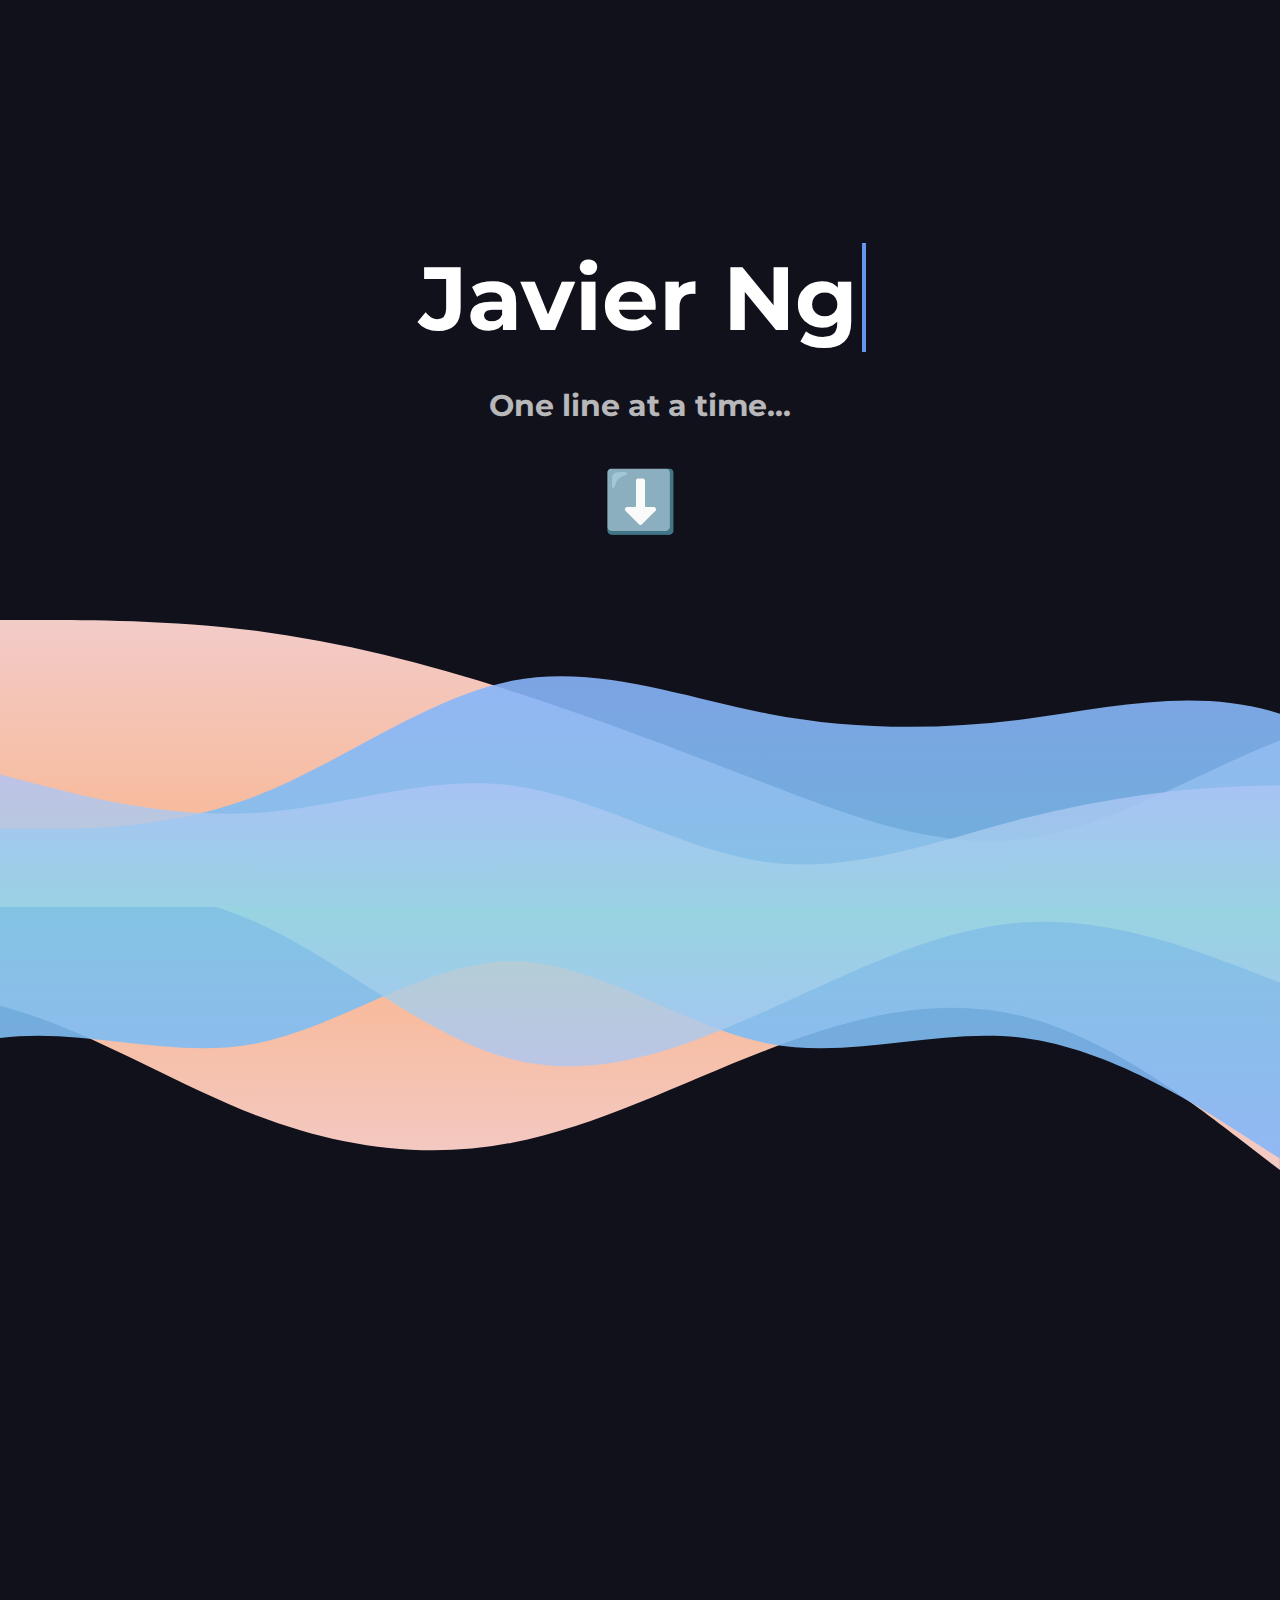
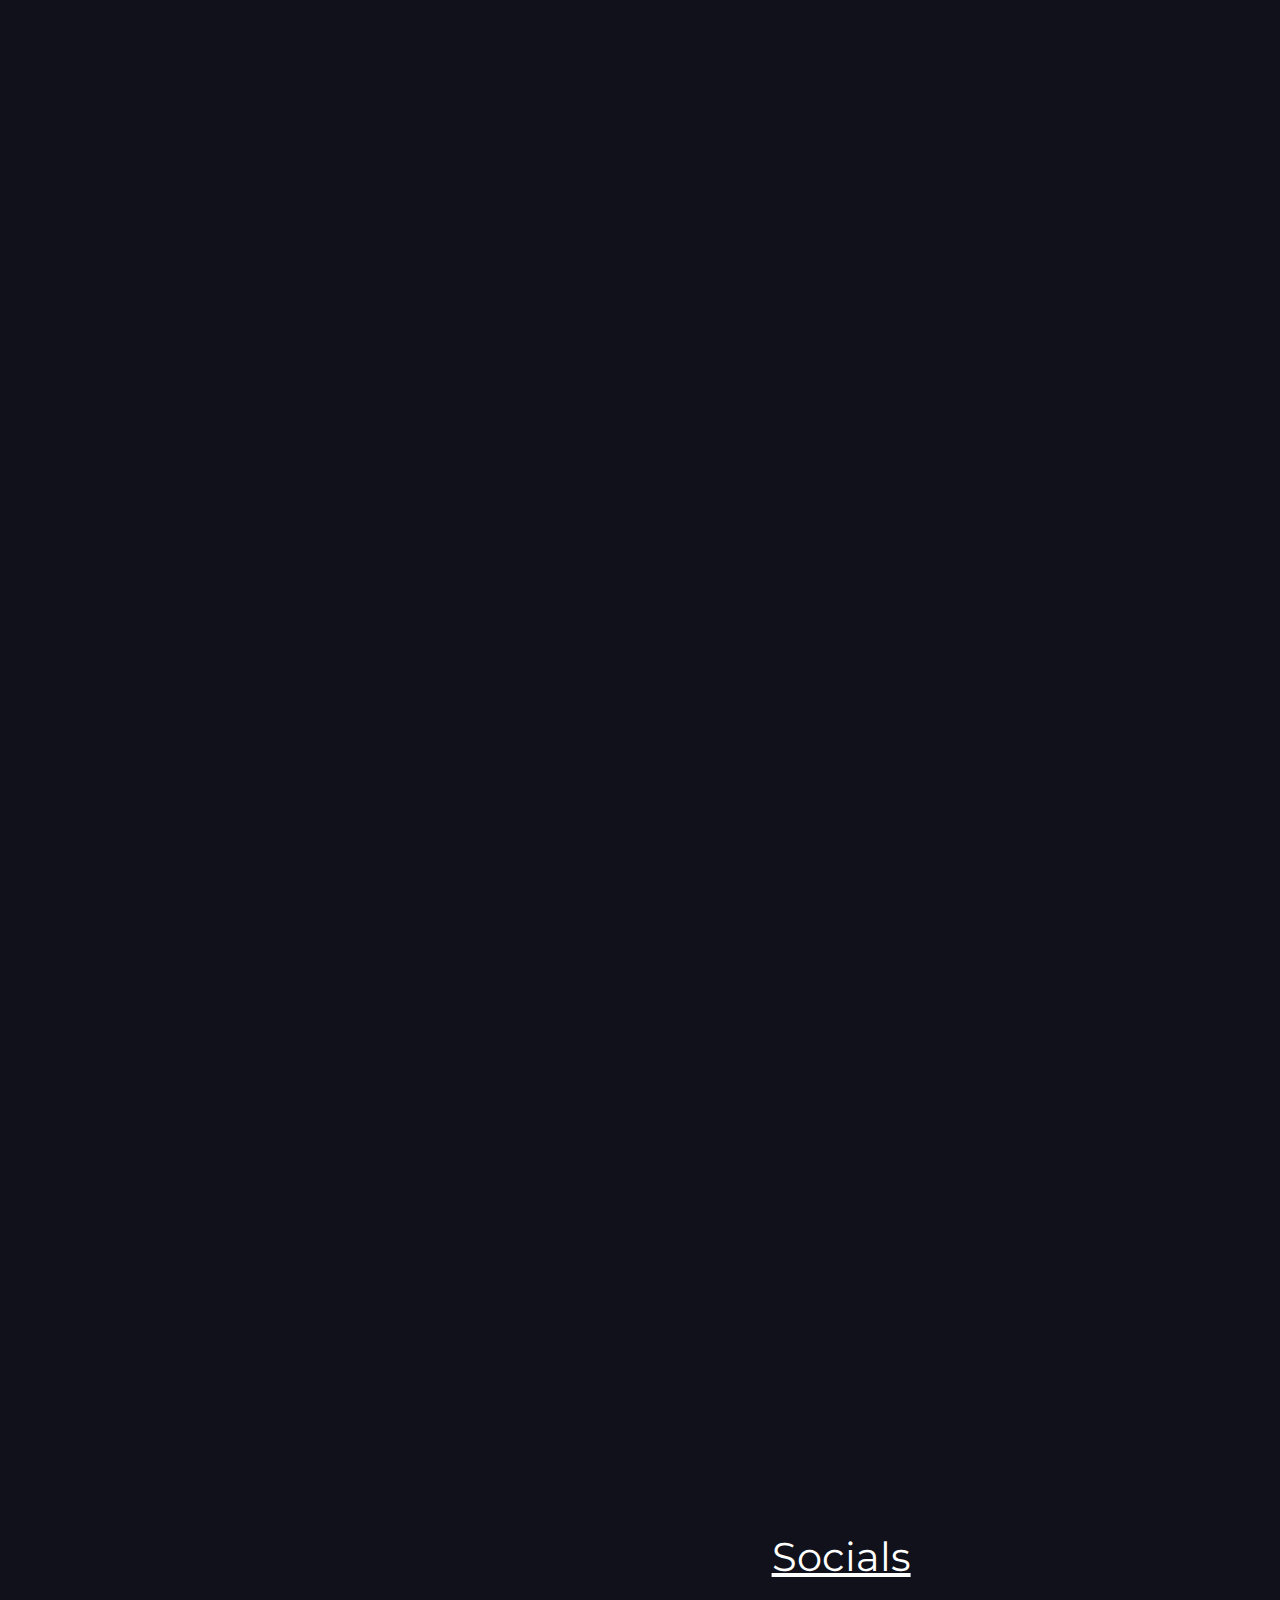
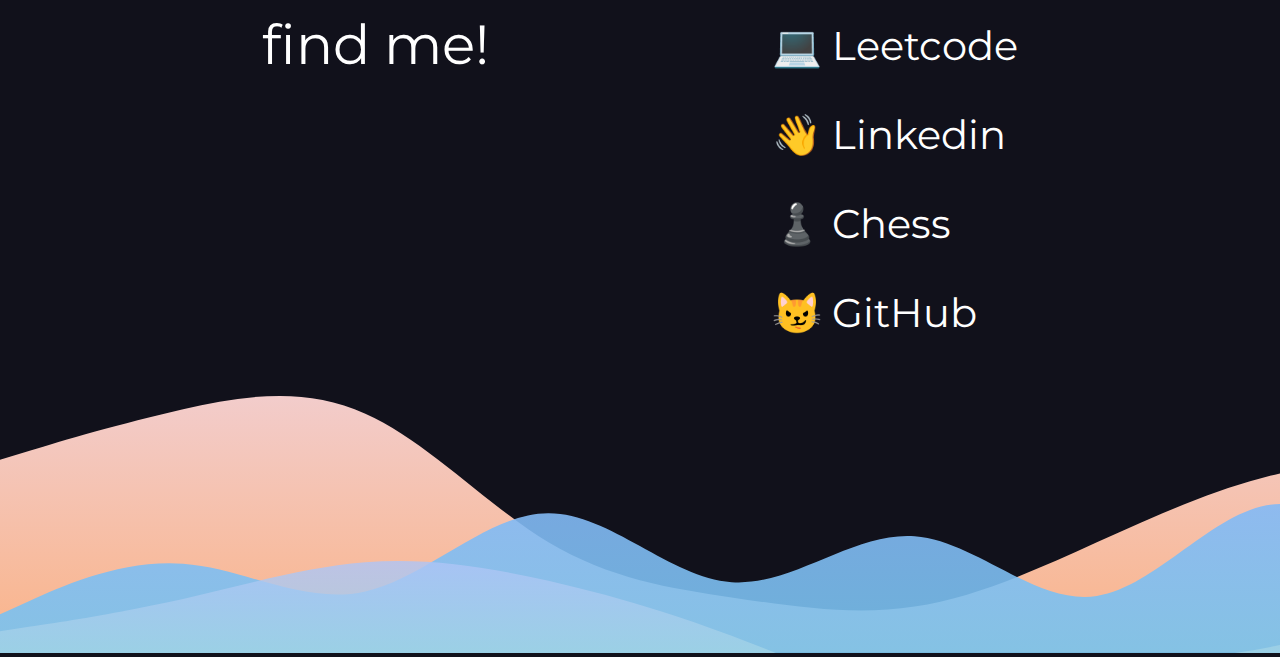
<file: index.html>
<!DOCTYPE html>
<html lang="en">
<head>
    <meta name="viewport" content="width=device-width, initial-scale=1.0">
    <meta charset="UTF-8">
    <link href="styles.css" rel="stylesheet" type="text/css" />
    <script defer src="AOS script.js"></script>
    <link rel="preconnect" href="https://fonts.googleapis.com">
    <link rel="preconnect" href="https://fonts.gstatic.com" crossorigin>
    <link href="https://fonts.googleapis.com/css2?family=Inconsolata:wght@200..900&display=swap" rel="stylesheet">          
    <link href="https://fonts.googleapis.com/css2?family=Montserrat:ital,wght@0,100..900;1,100..900&display=swap" rel="stylesheet">
    <title>nice to meet you</title>
</head>

<body>
    <main>
        <section class="hi-mom">
            <div class = "container">
                <h1 class="head">Javier Ng</h1>
            </div>
            <div class="subhead">
                <h4>One line at a time...</h4>
            </div>
            <div class="down-arrow">
                <h1>⬇️</h1>
            </div> 
        </section>
        
        <hr>

        <section class="wave_split">
            <svg id="wave" style="transform:rotate(0deg); transition: 0.3s" viewBox="0 0 1440 370" version="1.1" xmlns="http://www.w3.org/2000/svg"><defs><linearGradient id="sw-gradient-0" x1="0" x2="0" y1="1" y2="0"><stop stop-color="rgba(250, 179, 135, 1)" offset="0%"></stop><stop stop-color="rgba(242, 205, 205, 1)" offset="100%"></stop></linearGradient></defs><path style="transform:translate(0, 0px); opacity:1" fill="url(#sw-gradient-0)" d="M0,37L48,37C96,37,192,37,288,49.3C384,62,480,86,576,117.2C672,148,768,185,864,222C960,259,1056,296,1152,283.7C1248,271,1344,210,1440,172.7C1536,136,1632,123,1728,104.8C1824,86,1920,62,2016,80.2C2112,99,2208,160,2304,178.8C2400,197,2496,173,2592,172.7C2688,173,2784,197,2880,178.8C2976,160,3072,99,3168,104.8C3264,111,3360,185,3456,228.2C3552,271,3648,284,3744,240.5C3840,197,3936,99,4032,49.3C4128,0,4224,0,4320,43.2C4416,86,4512,173,4608,203.5C4704,234,4800,210,4896,215.8C4992,222,5088,259,5184,246.7C5280,234,5376,173,5472,135.7C5568,99,5664,86,5760,80.2C5856,74,5952,74,6048,111C6144,148,6240,222,6336,215.8C6432,210,6528,123,6624,117.2C6720,111,6816,185,6864,222L6912,259L6912,370L6864,370C6816,370,6720,370,6624,370C6528,370,6432,370,6336,370C6240,370,6144,370,6048,370C5952,370,5856,370,5760,370C5664,370,5568,370,5472,370C5376,370,5280,370,5184,370C5088,370,4992,370,4896,370C4800,370,4704,370,4608,370C4512,370,4416,370,4320,370C4224,370,4128,370,4032,370C3936,370,3840,370,3744,370C3648,370,3552,370,3456,370C3360,370,3264,370,3168,370C3072,370,2976,370,2880,370C2784,370,2688,370,2592,370C2496,370,2400,370,2304,370C2208,370,2112,370,2016,370C1920,370,1824,370,1728,370C1632,370,1536,370,1440,370C1344,370,1248,370,1152,370C1056,370,960,370,864,370C768,370,672,370,576,370C480,370,384,370,288,370C192,370,96,370,48,370L0,370Z"></path><defs><linearGradient id="sw-gradient-1" x1="0" x2="0" y1="1" y2="0"><stop stop-color="rgba(116, 199, 236, 1)" offset="0%"></stop><stop stop-color="rgba(137, 180, 250, 1)" offset="100%"></stop></linearGradient></defs><path style="transform:translate(0, 50px); opacity:0.9" fill="url(#sw-gradient-1)" d="M0,222L48,222C96,222,192,222,288,185C384,148,480,74,576,55.5C672,37,768,74,864,92.5C960,111,1056,111,1152,98.7C1248,86,1344,62,1440,92.5C1536,123,1632,210,1728,209.7C1824,210,1920,123,2016,123.3C2112,123,2208,210,2304,259C2400,308,2496,321,2592,308.3C2688,296,2784,259,2880,246.7C2976,234,3072,247,3168,234.3C3264,222,3360,185,3456,160.3C3552,136,3648,123,3744,141.8C3840,160,3936,210,4032,234.3C4128,259,4224,259,4320,259C4416,259,4512,259,4608,271.3C4704,284,4800,308,4896,314.5C4992,321,5088,308,5184,271.3C5280,234,5376,173,5472,172.7C5568,173,5664,234,5760,234.3C5856,234,5952,173,6048,141.8C6144,111,6240,111,6336,117.2C6432,123,6528,136,6624,172.7C6720,210,6816,271,6864,302.2L6912,333L6912,370L6864,370C6816,370,6720,370,6624,370C6528,370,6432,370,6336,370C6240,370,6144,370,6048,370C5952,370,5856,370,5760,370C5664,370,5568,370,5472,370C5376,370,5280,370,5184,370C5088,370,4992,370,4896,370C4800,370,4704,370,4608,370C4512,370,4416,370,4320,370C4224,370,4128,370,4032,370C3936,370,3840,370,3744,370C3648,370,3552,370,3456,370C3360,370,3264,370,3168,370C3072,370,2976,370,2880,370C2784,370,2688,370,2592,370C2496,370,2400,370,2304,370C2208,370,2112,370,2016,370C1920,370,1824,370,1728,370C1632,370,1536,370,1440,370C1344,370,1248,370,1152,370C1056,370,960,370,864,370C768,370,672,370,576,370C480,370,384,370,288,370C192,370,96,370,48,370L0,370Z"></path><defs><linearGradient id="sw-gradient-2" x1="0" x2="0" y1="1" y2="0"><stop stop-color="rgba(148, 226, 213, 1)" offset="0%"></stop><stop stop-color="rgba(180, 190, 254, 1)" offset="100%"></stop></linearGradient></defs><path style="transform:translate(0, 100px); opacity:0.8" fill="url(#sw-gradient-2)" d="M0,111L48,123.3C96,136,192,160,288,154.2C384,148,480,111,576,123.3C672,136,768,197,864,209.7C960,222,1056,185,1152,160.3C1248,136,1344,123,1440,123.3C1536,123,1632,136,1728,166.5C1824,197,1920,247,2016,234.3C2112,222,2208,148,2304,148C2400,148,2496,222,2592,246.7C2688,271,2784,247,2880,252.8C2976,259,3072,296,3168,265.2C3264,234,3360,136,3456,111C3552,86,3648,136,3744,141.8C3840,148,3936,111,4032,123.3C4128,136,4224,197,4320,197.3C4416,197,4512,136,4608,98.7C4704,62,4800,49,4896,80.2C4992,111,5088,185,5184,185C5280,185,5376,111,5472,111C5568,111,5664,185,5760,234.3C5856,284,5952,308,6048,302.2C6144,296,6240,259,6336,252.8C6432,247,6528,271,6624,289.8C6720,308,6816,321,6864,326.8L6912,333L6912,370L6864,370C6816,370,6720,370,6624,370C6528,370,6432,370,6336,370C6240,370,6144,370,6048,370C5952,370,5856,370,5760,370C5664,370,5568,370,5472,370C5376,370,5280,370,5184,370C5088,370,4992,370,4896,370C4800,370,4704,370,4608,370C4512,370,4416,370,4320,370C4224,370,4128,370,4032,370C3936,370,3840,370,3744,370C3648,370,3552,370,3456,370C3360,370,3264,370,3168,370C3072,370,2976,370,2880,370C2784,370,2688,370,2592,370C2496,370,2400,370,2304,370C2208,370,2112,370,2016,370C1920,370,1824,370,1728,370C1632,370,1536,370,1440,370C1344,370,1248,370,1152,370C1056,370,960,370,864,370C768,370,672,370,576,370C480,370,384,370,288,370C192,370,96,370,48,370L0,370Z"></path></svg>
        </section>

        <section class="wave_split">
            <svg id="wave" style="transform:rotate(180deg); transition: 0.3s" viewBox="0 0 1440 370" version="1.1" xmlns="http://www.w3.org/2000/svg"><defs><linearGradient id="sw-gradient-0" x1="0" x2="0" y1="1" y2="0"><stop stop-color="rgba(250, 179, 135, 1)" offset="0%"></stop><stop stop-color="rgba(242, 205, 205, 1)" offset="100%"></stop></linearGradient></defs><path style="transform:translate(0, 0px); opacity:1" fill="url(#sw-gradient-0)" d="M0,74L48,111C96,148,192,222,288,246.7C384,271,480,247,576,209.7C672,173,768,123,864,104.8C960,86,1056,99,1152,135.7C1248,173,1344,234,1440,259C1536,284,1632,271,1728,277.5C1824,284,1920,308,2016,277.5C2112,247,2208,160,2304,148C2400,136,2496,197,2592,197.3C2688,197,2784,136,2880,98.7C2976,62,3072,49,3168,43.2C3264,37,3360,37,3456,55.5C3552,74,3648,111,3744,141.8C3840,173,3936,197,4032,172.7C4128,148,4224,74,4320,67.8C4416,62,4512,123,4608,123.3C4704,123,4800,62,4896,67.8C4992,74,5088,148,5184,203.5C5280,259,5376,296,5472,283.7C5568,271,5664,210,5760,172.7C5856,136,5952,123,6048,117.2C6144,111,6240,111,6336,135.7C6432,160,6528,210,6624,234.3C6720,259,6816,259,6864,259L6912,259L6912,370L6864,370C6816,370,6720,370,6624,370C6528,370,6432,370,6336,370C6240,370,6144,370,6048,370C5952,370,5856,370,5760,370C5664,370,5568,370,5472,370C5376,370,5280,370,5184,370C5088,370,4992,370,4896,370C4800,370,4704,370,4608,370C4512,370,4416,370,4320,370C4224,370,4128,370,4032,370C3936,370,3840,370,3744,370C3648,370,3552,370,3456,370C3360,370,3264,370,3168,370C3072,370,2976,370,2880,370C2784,370,2688,370,2592,370C2496,370,2400,370,2304,370C2208,370,2112,370,2016,370C1920,370,1824,370,1728,370C1632,370,1536,370,1440,370C1344,370,1248,370,1152,370C1056,370,960,370,864,370C768,370,672,370,576,370C480,370,384,370,288,370C192,370,96,370,48,370L0,370Z"></path><defs><linearGradient id="sw-gradient-1" x1="0" x2="0" y1="1" y2="0"><stop stop-color="rgba(116, 199, 236, 1)" offset="0%"></stop><stop stop-color="rgba(137, 180, 250, 1)" offset="100%"></stop></linearGradient></defs><path style="transform:translate(0, 50px); opacity:0.9" fill="url(#sw-gradient-1)" d="M0,37L48,67.8C96,99,192,160,288,172.7C384,185,480,148,576,166.5C672,185,768,259,864,259C960,259,1056,185,1152,166.5C1248,148,1344,185,1440,172.7C1536,160,1632,99,1728,98.7C1824,99,1920,160,2016,209.7C2112,259,2208,296,2304,314.5C2400,333,2496,333,2592,296C2688,259,2784,185,2880,141.8C2976,99,3072,86,3168,111C3264,136,3360,197,3456,240.5C3552,284,3648,308,3744,283.7C3840,259,3936,185,4032,135.7C4128,86,4224,62,4320,80.2C4416,99,4512,160,4608,154.2C4704,148,4800,74,4896,92.5C4992,111,5088,222,5184,259C5280,296,5376,259,5472,246.7C5568,234,5664,247,5760,228.2C5856,210,5952,160,6048,129.5C6144,99,6240,86,6336,123.3C6432,160,6528,247,6624,234.3C6720,222,6816,111,6864,55.5L6912,0L6912,370L6864,370C6816,370,6720,370,6624,370C6528,370,6432,370,6336,370C6240,370,6144,370,6048,370C5952,370,5856,370,5760,370C5664,370,5568,370,5472,370C5376,370,5280,370,5184,370C5088,370,4992,370,4896,370C4800,370,4704,370,4608,370C4512,370,4416,370,4320,370C4224,370,4128,370,4032,370C3936,370,3840,370,3744,370C3648,370,3552,370,3456,370C3360,370,3264,370,3168,370C3072,370,2976,370,2880,370C2784,370,2688,370,2592,370C2496,370,2400,370,2304,370C2208,370,2112,370,2016,370C1920,370,1824,370,1728,370C1632,370,1536,370,1440,370C1344,370,1248,370,1152,370C1056,370,960,370,864,370C768,370,672,370,576,370C480,370,384,370,288,370C192,370,96,370,48,370L0,370Z"></path><defs><linearGradient id="sw-gradient-2" x1="0" x2="0" y1="1" y2="0"><stop stop-color="rgba(148, 226, 213, 1)" offset="0%"></stop><stop stop-color="rgba(180, 190, 254, 1)" offset="100%"></stop></linearGradient></defs><path style="transform:translate(0, 100px); opacity:0.8" fill="url(#sw-gradient-2)" d="M0,185L48,203.5C96,222,192,259,288,252.8C384,247,480,197,576,154.2C672,111,768,74,864,98.7C960,123,1056,210,1152,252.8C1248,296,1344,296,1440,271.3C1536,247,1632,197,1728,197.3C1824,197,1920,247,2016,259C2112,271,2208,247,2304,197.3C2400,148,2496,74,2592,37C2688,0,2784,0,2880,6.2C2976,12,3072,25,3168,43.2C3264,62,3360,86,3456,111C3552,136,3648,160,3744,148C3840,136,3936,86,4032,98.7C4128,111,4224,185,4320,228.2C4416,271,4512,284,4608,246.7C4704,210,4800,123,4896,74C4992,25,5088,12,5184,18.5C5280,25,5376,49,5472,92.5C5568,136,5664,197,5760,215.8C5856,234,5952,210,6048,191.2C6144,173,6240,160,6336,154.2C6432,148,6528,148,6624,154.2C6720,160,6816,173,6864,178.8L6912,185L6912,370L6864,370C6816,370,6720,370,6624,370C6528,370,6432,370,6336,370C6240,370,6144,370,6048,370C5952,370,5856,370,5760,370C5664,370,5568,370,5472,370C5376,370,5280,370,5184,370C5088,370,4992,370,4896,370C4800,370,4704,370,4608,370C4512,370,4416,370,4320,370C4224,370,4128,370,4032,370C3936,370,3840,370,3744,370C3648,370,3552,370,3456,370C3360,370,3264,370,3168,370C3072,370,2976,370,2880,370C2784,370,2688,370,2592,370C2496,370,2400,370,2304,370C2208,370,2112,370,2016,370C1920,370,1824,370,1728,370C1632,370,1536,370,1440,370C1344,370,1248,370,1152,370C1056,370,960,370,864,370C768,370,672,370,576,370C480,370,384,370,288,370C192,370,96,370,48,370L0,370Z"></path></svg>        
        </section>

        <hr>

        <section>
            <div class = "whoami hidden">
                <h1>whoami<br>🤔</h1>
            </div> 
            <div class = "desc hidden">
                <h3>    
                    Hi👋 I'm Javier and I am a... 
                </h3>
            <div class="describetxt hidden"><p>→ junior college student 🎓</p></div>
            <div class="describetxt hidden"><p>→ computer science enthusiast 💻</p></div>
            <div class="describetxt hidden"><p>→ self proclaimed audiophile 🎧</p></div>
            </div>
        </section>

        <hr>

        <section>
            <div class="technical hidden">
                <h1 class = "technical_header">technical skills 🔧</h1>
            </div>
            <section class="languages">
                <h2 class="lihead hidden">languages</h2>
                <div class = "listcontent hidden"><p>🐍 Python</p></div>
                <div class = "listcontent hidden"><p>➕ C++</p></div>
                <div class = "listcontent hidden"><p>🕸️ HTML</p></div>
                <div class = "listcontent hidden"><p>💫 CSS</p></div>
                <div class = "listcontent hidden"><p>📑 English</p></div>
            </section>
            <section class="tools">
                <h2 class="lihead hidden">things I use</h2>
                    <div class = "listcontent hidden"><p>Linux</p></div>
                    <div class = "listcontent hidden"><p>KDE Plasma</p></div>
                    <div class = "listcontent hidden"><p>Nvim</p></div>
                    <div class = "listcontent hidden"><p>Github</p></div>
                    <div class = "listcontent hidden"><p>k120/rk61</p></div>
            </section>
        </section> 

        <hr>

        <section class = "project_content">
            <h1 class = "projects hidden">things im cooking 🍳</h1>
            <section class = "projectslist hidden">
                <h2>- leetcode -</h2>
		<p class = "lighter">road to DSA mastery</p>
		<p class = "lighter">learning how to exit Vim</p>
            </section>
            <section class = "projectslist hidden">
                <h3 class = "lighter flash">more to come...</h3>
            </section>
        </section>
        <hr>


        <section>
            <div class = "contactslist">
                <p>
                    <u style = "text-align: center;">Socials</u>
                    <p><a class = "link" href = "https://leetcode.com/u/anaveragehuman101101/">💻 Leetcode</a></p>
                    <p><a class = "link" href = "https://www.linkedin.com/in/jav-ng-33154b2b0/">👋 Linkedin</a></p>
                    <p><a class = "link" href = "https://lichess.org/@/anaveragehuman101101">♟️ Chess</a></p>
                    <p><a class = "link" href = "https://github.com/averagejv">😼 GitHub</a></p>
                <p>
            </div>
            <div class = "contacts">
                <p>find me!</p>
            </div>
        </section>



        <section>
            <div class="footer">
                <section class="wave_split">
                    <svg id="wave" style="transform:rotate(0deg); transition: 0.3s" viewBox="0 0 1440 310" version="1.1" xmlns="http://www.w3.org/2000/svg"><defs><linearGradient id="sw-gradient-0" x1="0" x2="0" y1="1" y2="0"><stop stop-color="rgba(144.538, 239.407, 255, 1)" offset="0%"></stop><stop stop-color="rgba(175.73, 175.73, 175.73, 1)" offset="100%"></stop></linearGradient></defs><path style="transform:translate(0, 0px); opacity:1" fill="url(#sw-gradient-0)" d="M0,93L34.3,82.7C68.6,72,137,52,206,36.2C274.3,21,343,10,411,41.3C480,72,549,145,617,186C685.7,227,754,238,823,248C891.4,258,960,269,1029,258.3C1097.1,248,1166,217,1234,186C1302.9,155,1371,124,1440,108.5C1508.6,93,1577,93,1646,108.5C1714.3,124,1783,155,1851,180.8C1920,207,1989,227,2057,242.8C2125.7,258,2194,269,2263,232.5C2331.4,196,2400,114,2469,108.5C2537.1,103,2606,176,2674,170.5C2742.9,165,2811,83,2880,67.2C2948.6,52,3017,103,3086,113.7C3154.3,124,3223,93,3291,67.2C3360,41,3429,21,3497,15.5C3565.7,10,3634,21,3703,25.8C3771.4,31,3840,31,3909,51.7C3977.1,72,4046,114,4114,113.7C4182.9,114,4251,72,4320,82.7C4388.6,93,4457,155,4526,196.3C4594.3,238,4663,258,4731,237.7C4800,217,4869,155,4903,124L4937.1,93L4937.1,310L4902.9,310C4868.6,310,4800,310,4731,310C4662.9,310,4594,310,4526,310C4457.1,310,4389,310,4320,310C4251.4,310,4183,310,4114,310C4045.7,310,3977,310,3909,310C3840,310,3771,310,3703,310C3634.3,310,3566,310,3497,310C3428.6,310,3360,310,3291,310C3222.9,310,3154,310,3086,310C3017.1,310,2949,310,2880,310C2811.4,310,2743,310,2674,310C2605.7,310,2537,310,2469,310C2400,310,2331,310,2263,310C2194.3,310,2126,310,2057,310C1988.6,310,1920,310,1851,310C1782.9,310,1714,310,1646,310C1577.1,310,1509,310,1440,310C1371.4,310,1303,310,1234,310C1165.7,310,1097,310,1029,310C960,310,891,310,823,310C754.3,310,686,310,617,310C548.6,310,480,310,411,310C342.9,310,274,310,206,310C137.1,310,69,310,34,310L0,310Z"></path><defs><linearGradient id="sw-gradient-1" x1="0" x2="0" y1="1" y2="0"><stop stop-color="rgba(207.892, 255, 253.67, 1)" offset="0%"></stop><stop stop-color="rgba(0, 0, 0, 1)" offset="100%"></stop></linearGradient></defs><path style="transform:translate(0, 50px); opacity:0.9" fill="url(#sw-gradient-1)" d="M0,217L34.3,201.5C68.6,186,137,155,206,160.2C274.3,165,343,207,411,191.2C480,176,549,103,617,103.3C685.7,103,754,176,823,180.8C891.4,186,960,124,1029,129.2C1097.1,134,1166,207,1234,196.3C1302.9,186,1371,93,1440,93C1508.6,93,1577,186,1646,196.3C1714.3,207,1783,134,1851,118.8C1920,103,1989,145,2057,134.3C2125.7,124,2194,62,2263,31C2331.4,0,2400,0,2469,36.2C2537.1,72,2606,145,2674,165.3C2742.9,186,2811,155,2880,124C2948.6,93,3017,62,3086,41.3C3154.3,21,3223,10,3291,20.7C3360,31,3429,62,3497,62C3565.7,62,3634,31,3703,31C3771.4,31,3840,62,3909,62C3977.1,62,4046,31,4114,51.7C4182.9,72,4251,145,4320,175.7C4388.6,207,4457,196,4526,206.7C4594.3,217,4663,248,4731,242.8C4800,238,4869,196,4903,175.7L4937.1,155L4937.1,310L4902.9,310C4868.6,310,4800,310,4731,310C4662.9,310,4594,310,4526,310C4457.1,310,4389,310,4320,310C4251.4,310,4183,310,4114,310C4045.7,310,3977,310,3909,310C3840,310,3771,310,3703,310C3634.3,310,3566,310,3497,310C3428.6,310,3360,310,3291,310C3222.9,310,3154,310,3086,310C3017.1,310,2949,310,2880,310C2811.4,310,2743,310,2674,310C2605.7,310,2537,310,2469,310C2400,310,2331,310,2263,310C2194.3,310,2126,310,2057,310C1988.6,310,1920,310,1851,310C1782.9,310,1714,310,1646,310C1577.1,310,1509,310,1440,310C1371.4,310,1303,310,1234,310C1165.7,310,1097,310,1029,310C960,310,891,310,823,310C754.3,310,686,310,617,310C548.6,310,480,310,411,310C342.9,310,274,310,206,310C137.1,310,69,310,34,310L0,310Z"></path><defs><linearGradient id="sw-gradient-2" x1="0" x2="0" y1="1" y2="0"><stop stop-color="rgba(59.726, 131.007, 146.132, 1)" offset="0%"></stop><stop stop-color="rgba(68.721, 68.721, 68.721, 1)" offset="100%"></stop></linearGradient></defs><path style="transform:translate(0, 100px); opacity:0.8" fill="url(#sw-gradient-2)" d="M0,186L34.3,180.8C68.6,176,137,165,206,149.8C274.3,134,343,114,411,108.5C480,103,549,114,617,129.2C685.7,145,754,165,823,191.2C891.4,217,960,248,1029,253.2C1097.1,258,1166,238,1234,227.3C1302.9,217,1371,217,1440,201.5C1508.6,186,1577,155,1646,149.8C1714.3,145,1783,165,1851,144.7C1920,124,1989,62,2057,67.2C2125.7,72,2194,145,2263,191.2C2331.4,238,2400,258,2469,237.7C2537.1,217,2606,155,2674,113.7C2742.9,72,2811,52,2880,82.7C2948.6,114,3017,196,3086,211.8C3154.3,227,3223,176,3291,170.5C3360,165,3429,207,3497,191.2C3565.7,176,3634,103,3703,82.7C3771.4,62,3840,93,3909,93C3977.1,93,4046,62,4114,62C4182.9,62,4251,93,4320,129.2C4388.6,165,4457,207,4526,232.5C4594.3,258,4663,269,4731,242.8C4800,217,4869,155,4903,124L4937.1,93L4937.1,310L4902.9,310C4868.6,310,4800,310,4731,310C4662.9,310,4594,310,4526,310C4457.1,310,4389,310,4320,310C4251.4,310,4183,310,4114,310C4045.7,310,3977,310,3909,310C3840,310,3771,310,3703,310C3634.3,310,3566,310,3497,310C3428.6,310,3360,310,3291,310C3222.9,310,3154,310,3086,310C3017.1,310,2949,310,2880,310C2811.4,310,2743,310,2674,310C2605.7,310,2537,310,2469,310C2400,310,2331,310,2263,310C2194.3,310,2126,310,2057,310C1988.6,310,1920,310,1851,310C1782.9,310,1714,310,1646,310C1577.1,310,1509,310,1440,310C1371.4,310,1303,310,1234,310C1165.7,310,1097,310,1029,310C960,310,891,310,823,310C754.3,310,686,310,617,310C548.6,310,480,310,411,310C342.9,310,274,310,206,310C137.1,310,69,310,34,310L0,310Z"></path></svg>
                </section>
            </div>
        </section>

            
    </main>
</body>

</html>
</file>
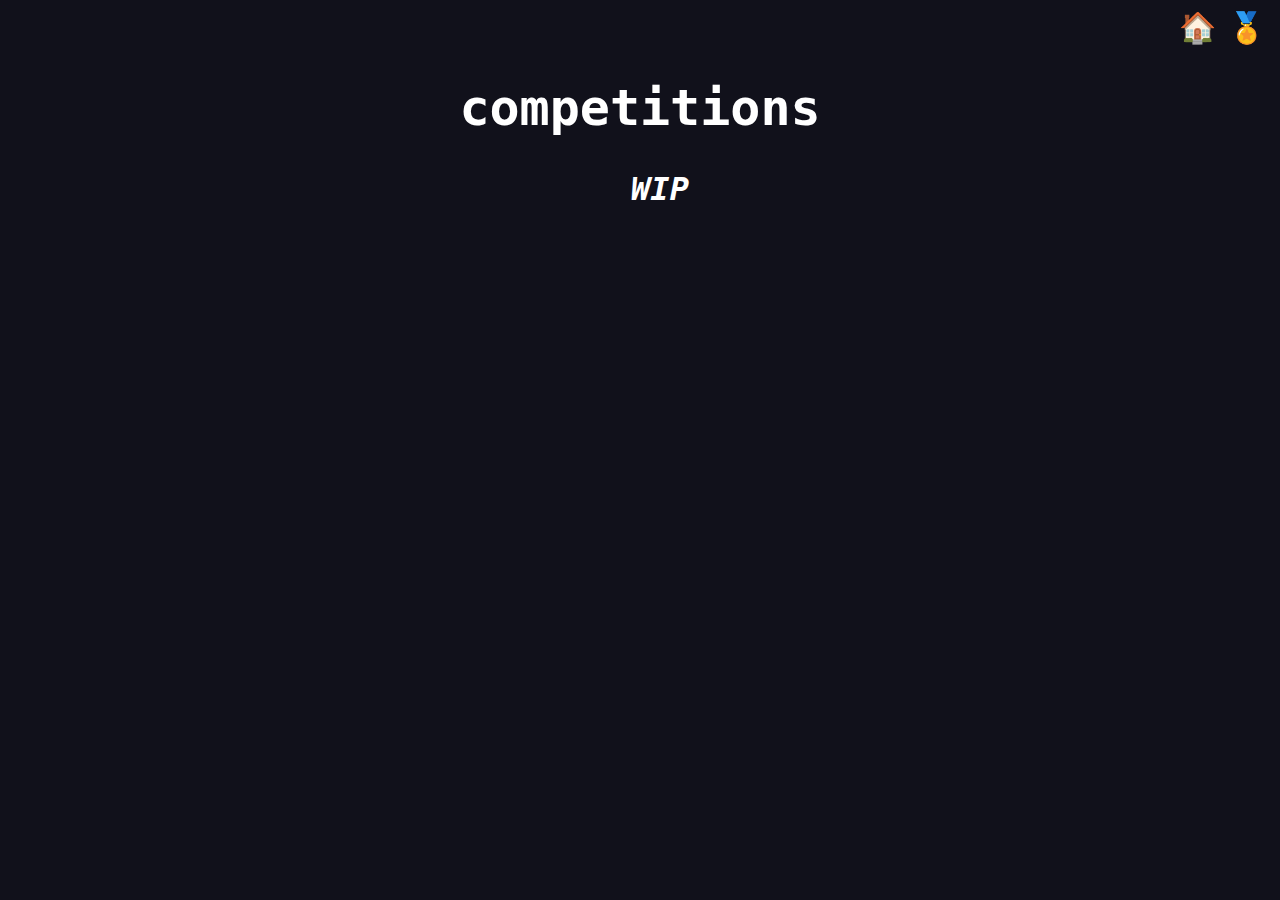
<file: competitions.html>
<!DOCTYPE html>
<html lang="en">
<head>
    <meta name="viewport" content="width=device-width, initial-scale=1.0">
    <meta charset="UTF-8">
    <link href="comp.css" rel="stylesheet" type="text/css" />
    <script defer src="AOS script.js"></script>
    <link rel="preconnect" href="https://fonts.googleapis.com">
    <link rel="preconnect" href="https://fonts.gstatic.com" crossorigin>
    <link href="https://fonts.googleapis.com/css2?family=Inconsolata:wght@200..900&display=swap" rel="stylesheet">
    <link rel="preconnect" href="https://fonts.googleapis.com">
    <link rel="preconnect" href="https://fonts.gstatic.com" crossorigin>
    <link href="https://fonts.googleapis.com/css2?family=Comfortaa:wght@300..700&display=swap" rel="stylesheet">
    <title>nice to meet you</title>
</head>

<body>
    <main>
        <section class = "top-nav">
            <a class="active" href="index.html" title="Home">🏠</a>
            <a href="competitions.html" title="Competitions">🏅</a>
        </section>

        <section>
            <h1 class = "header">competitions</h1>
        </section>

        <ul>

        <section>
            <div>
                <h1 style="font-style: italic;color: white; text-align: center;">WIP</h1>
            </div>
        </section>
    </main>
</body>
</html>
</file>
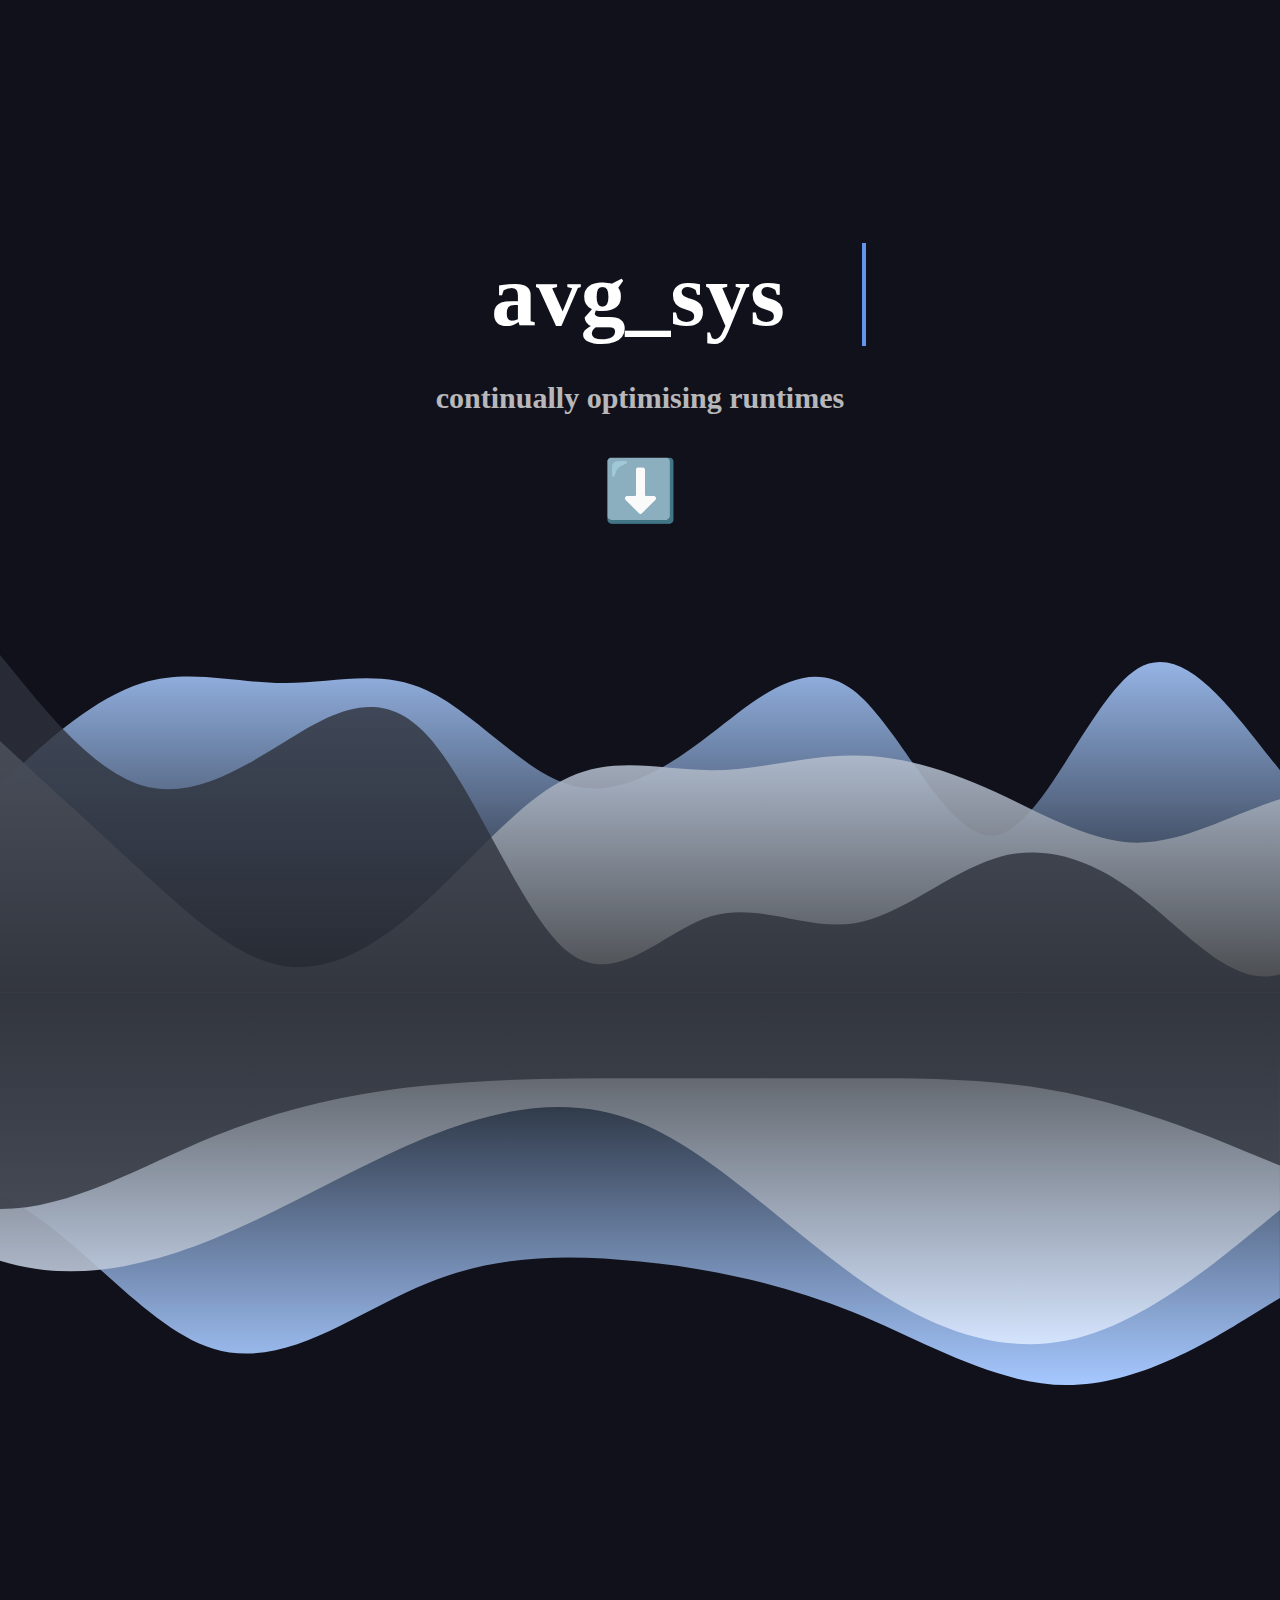
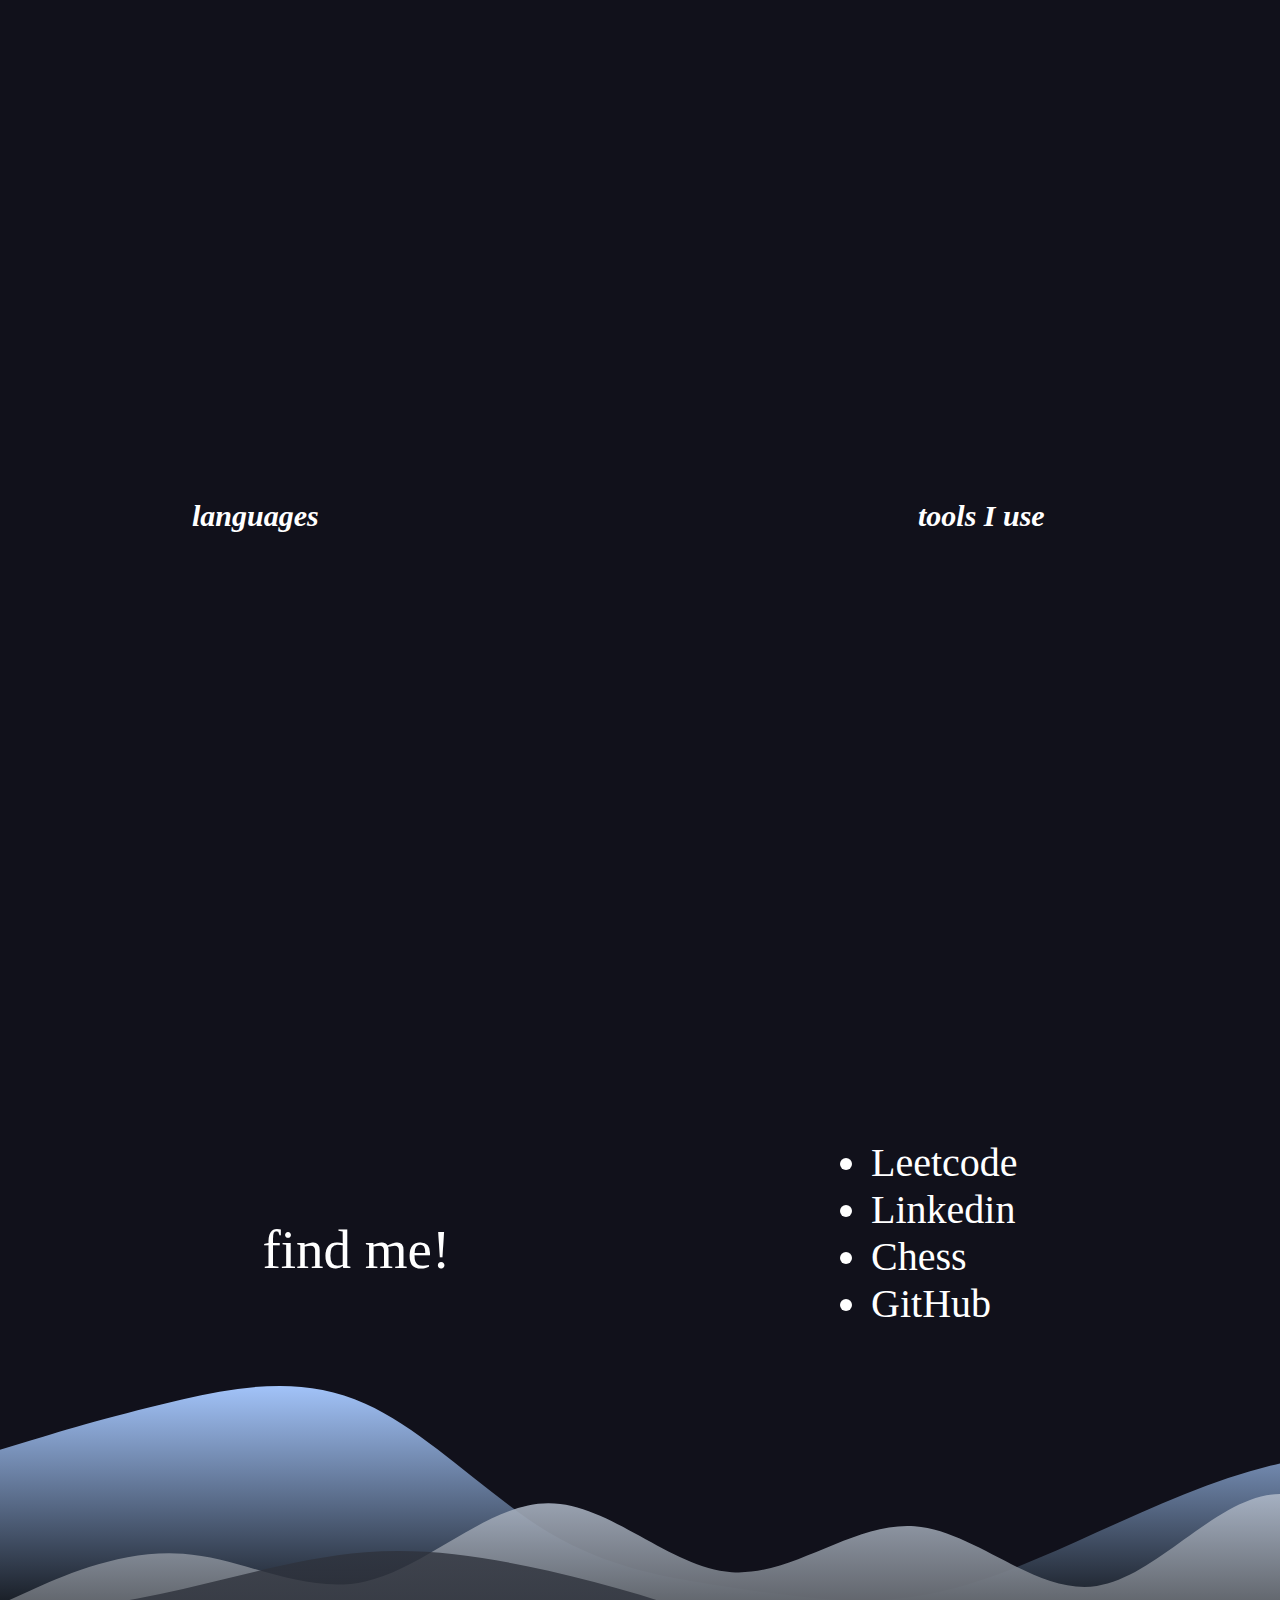
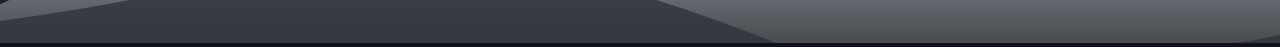
<file: main_page.html>
<!DOCTYPE html>
<html lang="en">
<head>
    <meta name="viewport" content="width=device-width, initial-scale=1.0">
    <meta charset="UTF-8">
    <link href="styles.css" rel="stylesheet" type="text/css" />
    <script defer src="AOS script.js"></script>
    <link rel="preconnect" href="https://fonts.googleapis.com">
    <link rel="preconnect" href="https://fonts.gstatic.com" crossorigin>
    <link href="https://fonts.googleapis.com/css2?family=Inconsolata:wght@200..900&display=swap" rel="stylesheet">
    <link rel="preconnect" href="https://fonts.googleapis.com">
    <link rel="preconnect" href="https://fonts.gstatic.com" crossorigin>
    <link href="https://fonts.googleapis.com/css2?family=Comfortaa:wght@300..700&display=swap" rel="stylesheet">
    <title>pretty average</title>
</head>

<body>
    <main>
        <section class="hi-mom">
            <div class = "container">
                <h1 class="head">avg_sys</h1>
            </div>
            <div class="subhead">
                <h4>continually optimising runtimes</h4>
            </div>
            <div class="down-arrow">
                <h1>⬇️</h1>
            </div> 
        </section>
        
        <section class="wave_split">
            <svg id="wave" style="transform:rotate(0deg); transition: 0.3s" viewBox="0 0 1440 490" version="1.1" xmlns="http://www.w3.org/2000/svg"><defs><linearGradient id="sw-gradient-0" x1="0" x2="0" y1="1" y2="0"><stop stop-color="rgba(0, 0, 0, 1)" offset="0%"></stop><stop stop-color="rgba(166, 200, 255, 1)" offset="100%"></stop></linearGradient></defs><path style="transform:translate(0, 1px); opacity:1" fill="url(#sw-gradient-0)" d="M0,245L26.7,220.5C53.3,196,107,147,160,130.7C213.3,114,267,131,320,130.7C373.3,131,427,114,480,138.8C533.3,163,587,229,640,245C693.3,261,747,229,800,187.8C853.3,147,907,98,960,138.8C1013.3,180,1067,310,1120,302.2C1173.3,294,1227,147,1280,114.3C1333.3,82,1387,163,1440,228.7C1493.3,294,1547,343,1600,367.5C1653.3,392,1707,392,1760,359.3C1813.3,327,1867,261,1920,261.3C1973.3,261,2027,327,2080,302.2C2133.3,278,2187,163,2240,106.2C2293.3,49,2347,49,2400,98C2453.3,147,2507,245,2560,310.3C2613.3,376,2667,408,2720,416.5C2773.3,425,2827,408,2880,367.5C2933.3,327,2987,261,3040,236.8C3093.3,212,3147,229,3200,245C3253.3,261,3307,278,3360,294C3413.3,310,3467,327,3520,343C3573.3,359,3627,376,3680,343C3733.3,310,3787,229,3813,187.8L3840,147L3840,490L3813.3,490C3786.7,490,3733,490,3680,490C3626.7,490,3573,490,3520,490C3466.7,490,3413,490,3360,490C3306.7,490,3253,490,3200,490C3146.7,490,3093,490,3040,490C2986.7,490,2933,490,2880,490C2826.7,490,2773,490,2720,490C2666.7,490,2613,490,2560,490C2506.7,490,2453,490,2400,490C2346.7,490,2293,490,2240,490C2186.7,490,2133,490,2080,490C2026.7,490,1973,490,1920,490C1866.7,490,1813,490,1760,490C1706.7,490,1653,490,1600,490C1546.7,490,1493,490,1440,490C1386.7,490,1333,490,1280,490C1226.7,490,1173,490,1120,490C1066.7,490,1013,490,960,490C906.7,490,853,490,800,490C746.7,490,693,490,640,490C586.7,490,533,490,480,490C426.7,490,373,490,320,490C266.7,490,213,490,160,490C106.7,490,53,490,27,490L0,490Z"></path><defs><linearGradient id="sw-gradient-1" x1="0" x2="0" y1="1" y2="0"><stop stop-color="rgba(54, 54, 54, 1)" offset="0%"></stop><stop stop-color="rgba(219, 233, 255, 1)" offset="100%"></stop></linearGradient></defs><path style="transform:translate(0, 50px); opacity:0.9" fill="url(#sw-gradient-1)" d="M0,147L26.7,171.5C53.3,196,107,245,160,294C213.3,343,267,392,320,400.2C373.3,408,427,376,480,326.7C533.3,278,587,212,640,187.8C693.3,163,747,180,800,179.7C853.3,180,907,163,960,163.3C1013.3,163,1067,180,1120,204.2C1173.3,229,1227,261,1280,261.3C1333.3,261,1387,229,1440,212.3C1493.3,196,1547,196,1600,179.7C1653.3,163,1707,131,1760,155.2C1813.3,180,1867,261,1920,261.3C1973.3,261,2027,180,2080,171.5C2133.3,163,2187,229,2240,253.2C2293.3,278,2347,261,2400,212.3C2453.3,163,2507,82,2560,114.3C2613.3,147,2667,294,2720,294C2773.3,294,2827,147,2880,122.5C2933.3,98,2987,196,3040,228.7C3093.3,261,3147,229,3200,212.3C3253.3,196,3307,196,3360,163.3C3413.3,131,3467,65,3520,57.2C3573.3,49,3627,98,3680,147C3733.3,196,3787,245,3813,269.5L3840,294L3840,490L3813.3,490C3786.7,490,3733,490,3680,490C3626.7,490,3573,490,3520,490C3466.7,490,3413,490,3360,490C3306.7,490,3253,490,3200,490C3146.7,490,3093,490,3040,490C2986.7,490,2933,490,2880,490C2826.7,490,2773,490,2720,490C2666.7,490,2613,490,2560,490C2506.7,490,2453,490,2400,490C2346.7,490,2293,490,2240,490C2186.7,490,2133,490,2080,490C2026.7,490,1973,490,1920,490C1866.7,490,1813,490,1760,490C1706.7,490,1653,490,1600,490C1546.7,490,1493,490,1440,490C1386.7,490,1333,490,1280,490C1226.7,490,1173,490,1120,490C1066.7,490,1013,490,960,490C906.7,490,853,490,800,490C746.7,490,693,490,640,490C586.7,490,533,490,480,490C426.7,490,373,490,320,490C266.7,490,213,490,160,490C106.7,490,53,490,27,490L0,490Z"></path><defs><linearGradient id="sw-gradient-2" x1="0" x2="0" y1="1" y2="0"><stop stop-color="rgba(46, 50, 60, 1)" offset="0%"></stop><stop stop-color="rgba(46, 50, 60, 1)" offset="100%"></stop></linearGradient></defs><path style="transform:translate(0, 100px); opacity:0.8" fill="url(#sw-gradient-2)" d="M0,0L26.7,32.7C53.3,65,107,131,160,147C213.3,163,267,131,320,98C373.3,65,427,33,480,89.8C533.3,147,587,294,640,334.8C693.3,376,747,310,800,294C853.3,278,907,310,960,302.2C1013.3,294,1067,245,1120,228.7C1173.3,212,1227,229,1280,269.5C1333.3,310,1387,376,1440,359.3C1493.3,343,1547,245,1600,171.5C1653.3,98,1707,49,1760,49C1813.3,49,1867,98,1920,114.3C1973.3,131,2027,114,2080,106.2C2133.3,98,2187,98,2240,155.2C2293.3,212,2347,327,2400,343C2453.3,359,2507,278,2560,253.2C2613.3,229,2667,261,2720,261.3C2773.3,261,2827,229,2880,204.2C2933.3,180,2987,163,3040,196C3093.3,229,3147,310,3200,334.8C3253.3,359,3307,327,3360,334.8C3413.3,343,3467,392,3520,383.8C3573.3,376,3627,310,3680,253.2C3733.3,196,3787,147,3813,122.5L3840,98L3840,490L3813.3,490C3786.7,490,3733,490,3680,490C3626.7,490,3573,490,3520,490C3466.7,490,3413,490,3360,490C3306.7,490,3253,490,3200,490C3146.7,490,3093,490,3040,490C2986.7,490,2933,490,2880,490C2826.7,490,2773,490,2720,490C2666.7,490,2613,490,2560,490C2506.7,490,2453,490,2400,490C2346.7,490,2293,490,2240,490C2186.7,490,2133,490,2080,490C2026.7,490,1973,490,1920,490C1866.7,490,1813,490,1760,490C1706.7,490,1653,490,1600,490C1546.7,490,1493,490,1440,490C1386.7,490,1333,490,1280,490C1226.7,490,1173,490,1120,490C1066.7,490,1013,490,960,490C906.7,490,853,490,800,490C746.7,490,693,490,640,490C586.7,490,533,490,480,490C426.7,490,373,490,320,490C266.7,490,213,490,160,490C106.7,490,53,490,27,490L0,490Z"></path></svg>
        </section>

        <section class="wave_split">    
            <svg id="wave" style="transform:rotate(180deg); transition: 0.3s" viewBox="0 0 1440 490" version="1.1" xmlns="http://www.w3.org/2000/svg"><defs><linearGradient id="sw-gradient-0" x1="0" x2="0" y1="1" y2="0"><stop stop-color="rgba(200.775, 200.775, 200.775, 1)" offset="0%"></stop><stop stop-color="rgba(49, 68, 98, 1)" offset="100%"></stop></linearGradient></defs><path style="transform:translate(0, 0px); opacity:1" fill="url(#sw-gradient-0)" d="M0,147L40,122.5C80,98,160,49,240,49C320,49,400,98,480,130.7C560,163,640,180,720,187.8C800,196,880,196,960,163.3C1040,131,1120,65,1200,89.8C1280,114,1360,229,1440,261.3C1520,294,1600,245,1680,220.5C1760,196,1840,196,1920,204.2C2000,212,2080,229,2160,236.8C2240,245,2320,245,2400,253.2C2480,261,2560,278,2640,277.7C2720,278,2800,261,2880,269.5C2960,278,3040,310,3120,277.7C3200,245,3280,147,3360,155.2C3440,163,3520,278,3600,334.8C3680,392,3760,392,3840,367.5C3920,343,4000,294,4080,253.2C4160,212,4240,180,4320,196C4400,212,4480,278,4560,285.8C4640,294,4720,245,4800,253.2C4880,261,4960,327,5040,367.5C5120,408,5200,425,5280,408.3C5360,392,5440,343,5520,285.8C5600,229,5680,163,5720,130.7L5760,98L5760,490L5720,490C5680,490,5600,490,5520,490C5440,490,5360,490,5280,490C5200,490,5120,490,5040,490C4960,490,4880,490,4800,490C4720,490,4640,490,4560,490C4480,490,4400,490,4320,490C4240,490,4160,490,4080,490C4000,490,3920,490,3840,490C3760,490,3680,490,3600,490C3520,490,3440,490,3360,490C3280,490,3200,490,3120,490C3040,490,2960,490,2880,490C2800,490,2720,490,2640,490C2560,490,2480,490,2400,490C2320,490,2240,490,2160,490C2080,490,2000,490,1920,490C1840,490,1760,490,1680,490C1600,490,1520,490,1440,490C1360,490,1280,490,1200,490C1120,490,1040,490,960,490C880,490,800,490,720,490C640,490,560,490,480,490C400,490,320,490,240,490C160,490,80,490,40,490L0,490Z"></path><defs><linearGradient id="sw-gradient-1" x1="0" x2="0" y1="1" y2="0"><stop stop-color="rgba(54, 54, 54, 1)" offset="0%"></stop><stop stop-color="rgba(219, 233, 255, 1)" offset="100%"></stop></linearGradient></defs><path style="transform:translate(0, 50px); opacity:0.9" fill="url(#sw-gradient-1)" d="M0,196L40,163.3C80,131,160,65,240,49C320,33,400,65,480,122.5C560,180,640,261,720,294C800,327,880,310,960,277.7C1040,245,1120,196,1200,163.3C1280,131,1360,114,1440,138.8C1520,163,1600,229,1680,261.3C1760,294,1840,294,1920,253.2C2000,212,2080,131,2160,155.2C2240,180,2320,310,2400,359.3C2480,408,2560,376,2640,359.3C2720,343,2800,343,2880,318.5C2960,294,3040,245,3120,196C3200,147,3280,98,3360,89.8C3440,82,3520,114,3600,171.5C3680,229,3760,310,3840,294C3920,278,4000,163,4080,106.2C4160,49,4240,49,4320,49C4400,49,4480,49,4560,114.3C4640,180,4720,310,4800,326.7C4880,343,4960,245,5040,220.5C5120,196,5200,245,5280,285.8C5360,327,5440,359,5520,334.8C5600,310,5680,229,5720,187.8L5760,147L5760,490L5720,490C5680,490,5600,490,5520,490C5440,490,5360,490,5280,490C5200,490,5120,490,5040,490C4960,490,4880,490,4800,490C4720,490,4640,490,4560,490C4480,490,4400,490,4320,490C4240,490,4160,490,4080,490C4000,490,3920,490,3840,490C3760,490,3680,490,3600,490C3520,490,3440,490,3360,490C3280,490,3200,490,3120,490C3040,490,2960,490,2880,490C2800,490,2720,490,2640,490C2560,490,2480,490,2400,490C2320,490,2240,490,2160,490C2080,490,2000,490,1920,490C1840,490,1760,490,1680,490C1600,490,1520,490,1440,490C1360,490,1280,490,1200,490C1120,490,1040,490,960,490C880,490,800,490,720,490C640,490,560,490,480,490C400,490,320,490,240,490C160,490,80,490,40,490L0,490Z"></path><defs><linearGradient id="sw-gradient-2" x1="0" x2="0" y1="1" y2="0"><stop stop-color="rgba(46, 50, 60, 1)" offset="0%"></stop><stop stop-color="rgba(46, 50, 60, 1)" offset="100%"></stop></linearGradient></defs><path style="transform:translate(0, 100px); opacity:0.8" fill="url(#sw-gradient-2)" d="M0,196L40,212.3C80,229,160,261,240,277.7C320,294,400,294,480,294C560,294,640,294,720,294C800,294,880,294,960,285.8C1040,278,1120,261,1200,228.7C1280,196,1360,147,1440,147C1520,147,1600,196,1680,204.2C1760,212,1840,180,1920,138.8C2000,98,2080,49,2160,98C2240,147,2320,294,2400,343C2480,392,2560,343,2640,277.7C2720,212,2800,131,2880,155.2C2960,180,3040,310,3120,351.2C3200,392,3280,343,3360,343C3440,343,3520,392,3600,392C3680,392,3760,343,3840,310.3C3920,278,4000,261,4080,277.7C4160,294,4240,343,4320,351.2C4400,359,4480,327,4560,302.2C4640,278,4720,261,4800,245C4880,229,4960,212,5040,220.5C5120,229,5200,261,5280,236.8C5360,212,5440,131,5520,147C5600,163,5680,278,5720,334.8L5760,392L5760,490L5720,490C5680,490,5600,490,5520,490C5440,490,5360,490,5280,490C5200,490,5120,490,5040,490C4960,490,4880,490,4800,490C4720,490,4640,490,4560,490C4480,490,4400,490,4320,490C4240,490,4160,490,4080,490C4000,490,3920,490,3840,490C3760,490,3680,490,3600,490C3520,490,3440,490,3360,490C3280,490,3200,490,3120,490C3040,490,2960,490,2880,490C2800,490,2720,490,2640,490C2560,490,2480,490,2400,490C2320,490,2240,490,2160,490C2080,490,2000,490,1920,490C1840,490,1760,490,1680,490C1600,490,1520,490,1440,490C1360,490,1280,490,1200,490C1120,490,1040,490,960,490C880,490,800,490,720,490C640,490,560,490,480,490C400,490,320,490,240,490C160,490,80,490,40,490L0,490Z"></path></svg>
        </section>
        
        <section>
            <div class = "whoami hidden">
                <h1>whoami<br>🤔</h1>
            </div> 
            <div class = "desc hidden">
                <h3>
                    Hi👋 I'm Jav and I am a... 
                </h3>
            <div class="describetxt hidden"><p>→ high school student 🎓</p></div>
            <div class="describetxt hidden"><p>→ computer science enthusiast 💻</p></div>
            <div class="describetxt hidden"><p>→ nerd 🤓</p></div>
            </div>
        </section>

        <section>
            <div class="technical hidden">
                <h1>technical skills 🔧</h1>
            </div>
            <section class="languages">
                <h2 class="lihead">languages</h2>
                <div class = "listcontent hidden"><p>🐍 python</p></div>
                <div class = "listcontent hidden"><p>#️⃣ C#</p></div>
                <div class = "listcontent hidden"><p>🕸️ basic html</p></div>
                <div class = "listcontent hidden"><p>💫 basic css</p></div>
                <div class = "listcontent hidden"><p>📑 english</p></div>
            </section>
            <section class="tools">
                <h2 class="lihead">tools I use</h2>
                    <div class = "listcontent hidden"><p>visual studio code</p></div>
                    <div class = "listcontent hidden"><p>unity</p></div>
                    <div class = "listcontent hidden"><p>pycharm</p></div>
                    <div class = "listcontent hidden"><p>leetcode</p></div>
                    <div class = "listcontent hidden"><p>modded rk61 ⌨️</p></div>
            </section>
        </section> 

        <section class = "project_content">
            <h1 class = "projects hidden">things im cooking 🍳</h1>
            <section class = "projectslist hidden">
                <h2>- leetcode -</h2>
                <p class = "lighter">road to DSA mastery</p>
            </section>
            <section class = "projectslist hidden">
                <h2>- games -</h2>
                <p class = "lighter">flight sim with unity's physics engine</p>
            </section>
            <section class = "projectslist hidden">
                <h3 class = "lighter flash">more to come...</h3>
            </section>
        </section>

        <section>
            <div class = "contactslist">
                <ul>
                    <li><a class = "link" href = "https://leetcode.com/u/anaveragehuman101101/">Leetcode</a></li>
                    <li><a class = "link" href = "https://www.linkedin.com/in/jav-ng-33154b2b0/">Linkedin</a></li>
                    <li><a class = "link" href = "https://www.chess.com/member/average101101001">Chess</a></li>
                    <li><a class = "link" href = "https://github.com/averagejv">GitHub</a></li>
                </ul>
            </div>
            <div class = "contacts">
                <p>find me!</p>
            </div>
        </section>



        <section>
            <div class="footer">
                <section class="wave_split">
                    <svg id="wave" style="transform:rotate(0deg); transition: 0.3s" viewBox="0 0 1440 310" version="1.1" xmlns="http://www.w3.org/2000/svg"><defs><linearGradient id="sw-gradient-0" x1="0" x2="0" y1="1" y2="0"><stop stop-color="rgba(144.538, 239.407, 255, 1)" offset="0%"></stop><stop stop-color="rgba(175.73, 175.73, 175.73, 1)" offset="100%"></stop></linearGradient></defs><path style="transform:translate(0, 0px); opacity:1" fill="url(#sw-gradient-0)" d="M0,93L34.3,82.7C68.6,72,137,52,206,36.2C274.3,21,343,10,411,41.3C480,72,549,145,617,186C685.7,227,754,238,823,248C891.4,258,960,269,1029,258.3C1097.1,248,1166,217,1234,186C1302.9,155,1371,124,1440,108.5C1508.6,93,1577,93,1646,108.5C1714.3,124,1783,155,1851,180.8C1920,207,1989,227,2057,242.8C2125.7,258,2194,269,2263,232.5C2331.4,196,2400,114,2469,108.5C2537.1,103,2606,176,2674,170.5C2742.9,165,2811,83,2880,67.2C2948.6,52,3017,103,3086,113.7C3154.3,124,3223,93,3291,67.2C3360,41,3429,21,3497,15.5C3565.7,10,3634,21,3703,25.8C3771.4,31,3840,31,3909,51.7C3977.1,72,4046,114,4114,113.7C4182.9,114,4251,72,4320,82.7C4388.6,93,4457,155,4526,196.3C4594.3,238,4663,258,4731,237.7C4800,217,4869,155,4903,124L4937.1,93L4937.1,310L4902.9,310C4868.6,310,4800,310,4731,310C4662.9,310,4594,310,4526,310C4457.1,310,4389,310,4320,310C4251.4,310,4183,310,4114,310C4045.7,310,3977,310,3909,310C3840,310,3771,310,3703,310C3634.3,310,3566,310,3497,310C3428.6,310,3360,310,3291,310C3222.9,310,3154,310,3086,310C3017.1,310,2949,310,2880,310C2811.4,310,2743,310,2674,310C2605.7,310,2537,310,2469,310C2400,310,2331,310,2263,310C2194.3,310,2126,310,2057,310C1988.6,310,1920,310,1851,310C1782.9,310,1714,310,1646,310C1577.1,310,1509,310,1440,310C1371.4,310,1303,310,1234,310C1165.7,310,1097,310,1029,310C960,310,891,310,823,310C754.3,310,686,310,617,310C548.6,310,480,310,411,310C342.9,310,274,310,206,310C137.1,310,69,310,34,310L0,310Z"></path><defs><linearGradient id="sw-gradient-1" x1="0" x2="0" y1="1" y2="0"><stop stop-color="rgba(207.892, 255, 253.67, 1)" offset="0%"></stop><stop stop-color="rgba(0, 0, 0, 1)" offset="100%"></stop></linearGradient></defs><path style="transform:translate(0, 50px); opacity:0.9" fill="url(#sw-gradient-1)" d="M0,217L34.3,201.5C68.6,186,137,155,206,160.2C274.3,165,343,207,411,191.2C480,176,549,103,617,103.3C685.7,103,754,176,823,180.8C891.4,186,960,124,1029,129.2C1097.1,134,1166,207,1234,196.3C1302.9,186,1371,93,1440,93C1508.6,93,1577,186,1646,196.3C1714.3,207,1783,134,1851,118.8C1920,103,1989,145,2057,134.3C2125.7,124,2194,62,2263,31C2331.4,0,2400,0,2469,36.2C2537.1,72,2606,145,2674,165.3C2742.9,186,2811,155,2880,124C2948.6,93,3017,62,3086,41.3C3154.3,21,3223,10,3291,20.7C3360,31,3429,62,3497,62C3565.7,62,3634,31,3703,31C3771.4,31,3840,62,3909,62C3977.1,62,4046,31,4114,51.7C4182.9,72,4251,145,4320,175.7C4388.6,207,4457,196,4526,206.7C4594.3,217,4663,248,4731,242.8C4800,238,4869,196,4903,175.7L4937.1,155L4937.1,310L4902.9,310C4868.6,310,4800,310,4731,310C4662.9,310,4594,310,4526,310C4457.1,310,4389,310,4320,310C4251.4,310,4183,310,4114,310C4045.7,310,3977,310,3909,310C3840,310,3771,310,3703,310C3634.3,310,3566,310,3497,310C3428.6,310,3360,310,3291,310C3222.9,310,3154,310,3086,310C3017.1,310,2949,310,2880,310C2811.4,310,2743,310,2674,310C2605.7,310,2537,310,2469,310C2400,310,2331,310,2263,310C2194.3,310,2126,310,2057,310C1988.6,310,1920,310,1851,310C1782.9,310,1714,310,1646,310C1577.1,310,1509,310,1440,310C1371.4,310,1303,310,1234,310C1165.7,310,1097,310,1029,310C960,310,891,310,823,310C754.3,310,686,310,617,310C548.6,310,480,310,411,310C342.9,310,274,310,206,310C137.1,310,69,310,34,310L0,310Z"></path><defs><linearGradient id="sw-gradient-2" x1="0" x2="0" y1="1" y2="0"><stop stop-color="rgba(59.726, 131.007, 146.132, 1)" offset="0%"></stop><stop stop-color="rgba(68.721, 68.721, 68.721, 1)" offset="100%"></stop></linearGradient></defs><path style="transform:translate(0, 100px); opacity:0.8" fill="url(#sw-gradient-2)" d="M0,186L34.3,180.8C68.6,176,137,165,206,149.8C274.3,134,343,114,411,108.5C480,103,549,114,617,129.2C685.7,145,754,165,823,191.2C891.4,217,960,248,1029,253.2C1097.1,258,1166,238,1234,227.3C1302.9,217,1371,217,1440,201.5C1508.6,186,1577,155,1646,149.8C1714.3,145,1783,165,1851,144.7C1920,124,1989,62,2057,67.2C2125.7,72,2194,145,2263,191.2C2331.4,238,2400,258,2469,237.7C2537.1,217,2606,155,2674,113.7C2742.9,72,2811,52,2880,82.7C2948.6,114,3017,196,3086,211.8C3154.3,227,3223,176,3291,170.5C3360,165,3429,207,3497,191.2C3565.7,176,3634,103,3703,82.7C3771.4,62,3840,93,3909,93C3977.1,93,4046,62,4114,62C4182.9,62,4251,93,4320,129.2C4388.6,165,4457,207,4526,232.5C4594.3,258,4663,269,4731,242.8C4800,217,4869,155,4903,124L4937.1,93L4937.1,310L4902.9,310C4868.6,310,4800,310,4731,310C4662.9,310,4594,310,4526,310C4457.1,310,4389,310,4320,310C4251.4,310,4183,310,4114,310C4045.7,310,3977,310,3909,310C3840,310,3771,310,3703,310C3634.3,310,3566,310,3497,310C3428.6,310,3360,310,3291,310C3222.9,310,3154,310,3086,310C3017.1,310,2949,310,2880,310C2811.4,310,2743,310,2674,310C2605.7,310,2537,310,2469,310C2400,310,2331,310,2263,310C2194.3,310,2126,310,2057,310C1988.6,310,1920,310,1851,310C1782.9,310,1714,310,1646,310C1577.1,310,1509,310,1440,310C1371.4,310,1303,310,1234,310C1165.7,310,1097,310,1029,310C960,310,891,310,823,310C754.3,310,686,310,617,310C548.6,310,480,310,411,310C342.9,310,274,310,206,310C137.1,310,69,310,34,310L0,310Z"></path></svg>
                </section>
            </div>
        </section>

            
    </main>
</body>

</html>
</file>
<file: styles.css>
/*garbage code*/
@media (max-width: 610px) {
    h1{
        font-size: 40px;
    }
    h2{
        font-size:30px;
    }
    h3{
        font-size:20px;
    }
    h4{
        font-size: 15px;
    }
    p {
        font-size: 15px;
    }
    li{
        font-size: 13px;
    }
    .head{
        font-size: 10px;
    }
}


body{
    background-color: #11111b;
    font-family:'Montserrat';
    border: 1px ;
    border-radius: 2%;
    background-image: linear-gradient(top bottom right, #2E323C, #444B59);
    margin: 0;
    padding: relative;

}

hr{
    border-color: #2b2a33;
    color:#2b2a33;
    opacity: 0;
    width:90%;
}


.top-nav{
    text-align: right;
    color: white;
    text-decoration: none;
    overflow: hidden;
    font-size: 20px;
    margin-right: 15px;
    margin-top: 10px;

}

.top-nav a{
    color :white;
    text-decoration: none;
    font-size: 30px;
}




.hi-mom{
    text-align: center;
    padding: 0%;
    font-size: 30px;

}

body, html{
    height: 100%;
}

.head{
    color: white;
    display: inline-block;
    overflow: hidden;
    border-right: .3rem solid cornflowerblue;
    width: 35%;
    margin-top: 19%;
    white-space: nowrap;
    font-size:  7vh;
    font-size: 7vw;
    margin-bottom: -0.4%;
    animation: 
        typing 1.1s steps(9, end) forwards,
        blink 1.2s infinite;
}

.container{
    height: 100%;
    display: flex;
    justify-content: center;
    align-items: center;
  }

.subhead{
    color: white;
    animation:
        fadein 4s;
    opacity: 0.7;
}

.down-arrow{
    animation:
        flash 4s infinite;
    margin-bottom: 3%;
}

.wave_split{
    margin-bottom:-1%;
}

.abtme{
    margin-top: 0%;
    margin-bottom: 0%;
    box-sizing:border-box;
}

.whoami{
    color: white;
    font-size: 55px;
    float: left;
    margin-left: 15%;
    text-align: left;
}
.desc{
    color:white;
    float: right;
    text-align: left;
    margin-right: 15%;
    margin-top: 4%;
    font-size: 30px;
}

.describetxt{
    font-size: 20px;
}

.technical{
    text-align: center;
    margin-top: 10%;
    font-size: 60px;
    color: white;
}

.technical_header{
    font-size: 3vh;
    font-size: 3vw;
}

.lihead{
    font-style: italic;
}

.languages{
    list-style: none;
    float:left;
    margin-left: 15%;
    color: white;
    text-align: left;
    font-size: 20px;
}
.tools{
    list-style: none;
    float:right;
    margin-right: 17%;
    color: white;
    text-align: left;
    font-size: 20px;
}


.projects{
    color: white;
    text-align: center;
    font-size: 3vh;
    font-size: 3vw;

}

.project_content{
    margin-top: 10%;
    font-size: 20px;
    text-align: center;
}

.projectslist{
    padding-bottom: 2%;
    color:white;
    font-style:oblique;
    text-align: center;
}

.lighter{
    color: grey;
}

.flash{
    animation:
        flash 3s infinite linear;
}

.contacts{
    color: white;
    font-size: 55px;
    float: left;
    margin-left: 20.5%;
    margin-top: 15%;
    animation:
        rotate 2.77s infinite linear;
}


.contactslist{
    margin-top: 10%;
    color: white;
    font-size: 40px;
    float: right;
    margin-right: 20.5%;
}


.link:link {
    color: white;
    text-decoration: none;
}
  

.link:visited {
    color: whitesmoke;
}
  

.link:hover {
    color: white;
    animation:
        flash 2s infinite linear;
}
  

.link:active {
    color: cornflowerblue;
}


.footer{
    margin-top: 10%;
}


/*animation delays*/
.listcontent:nth-child(2){
    transition-delay: 400ms;
}
.listcontent:nth-child(3){
    transition-delay: 500ms;
}
.listcontent:nth-child(4){
    transition-delay: 600ms;
}
.listcontent:nth-child(5){
    transition-delay: 700ms;
}
.listcontent:nth-child(6){
    transition-delay: 800ms;
}


.projectslist:nth-child(2){
    transition-delay: 400ms;
}
.projectslist:nth-child(3){
    transition-delay: 500ms;
}

/*animates things*/
@keyframes fadein {
    0% { opacity: 0; }
    25% {opacity: 0;}
    100% { opacity: 0.7; }
  }
@keyframes typing{
    0% { width: 0; }
    100% { }
}
@keyframes blink{
    0% {border-color : transparent;}
    50% {border-color : cornflowerblue;}
    100% {border-color : transparent;}
}
@keyframes flash{
    0% {opacity: 0;}
    50% {opacity: 1;}
    100% {opacity: 0;}
}
@keyframes rotate{
    0% {transform:rotate(360deg);}
    100% {transform:rotate(0deg);}

}


/*animation properties*/
.hidden{
    opacity: 0;
    transform: translateX(-30%);
    transition: all 1s;
}

.show {
    opacity: 1;
    transform: translateX(0);
}


.describetxt:nth-child(2){
    transition-delay: 400ms;
}

.describetxt:nth-child(3){
    transition-delay: 550ms;
}

.describetxt:nth-child(4){
    transition-delay: 700ms;
}
</file>
<file: comp.css>
/*garbage code*/
@media (max-width: 610px) {
    h1{
        font-size: 40px;
    }
    h2{
        font-size:30px;
    }
    h3{
        font-size:20px;
    }
    h4{
        font-size: 15px;
    }
    p {
        font-size: 15px;
    }
    li{
        font-size: 13px;
    }
    .head{
        font-size: 10px;
    }
}


body{
    background-color: #11111b;
    font-family:'Montserrat', monospace;
    border: 1px ;
    border-radius: 2%;
    font-weight: bold;
    background-image: linear-gradient(top bottom right, #2E323C, #444B59);
    margin: 0;
    padding: relative;

}

hr{
    border-color: #2b2a33;
    color:#2b2a33;
    opacity: 0;
    width:90%;
}

.header{
    text-align: center;
    padding: 0%;
    font-family:'Montserrat', monospace;
    font-size: 50px;
    color: white;

}

.top-nav{
    text-align: right;
    color: white;
    text-decoration: none;
    overflow: hidden;
    font-size: 20px;
    margin-right: 15px;
    margin-top: 10px;

}

.top-nav a{
    color :white;
    text-decoration: none;
    font-size: 30px;
}
</file>
